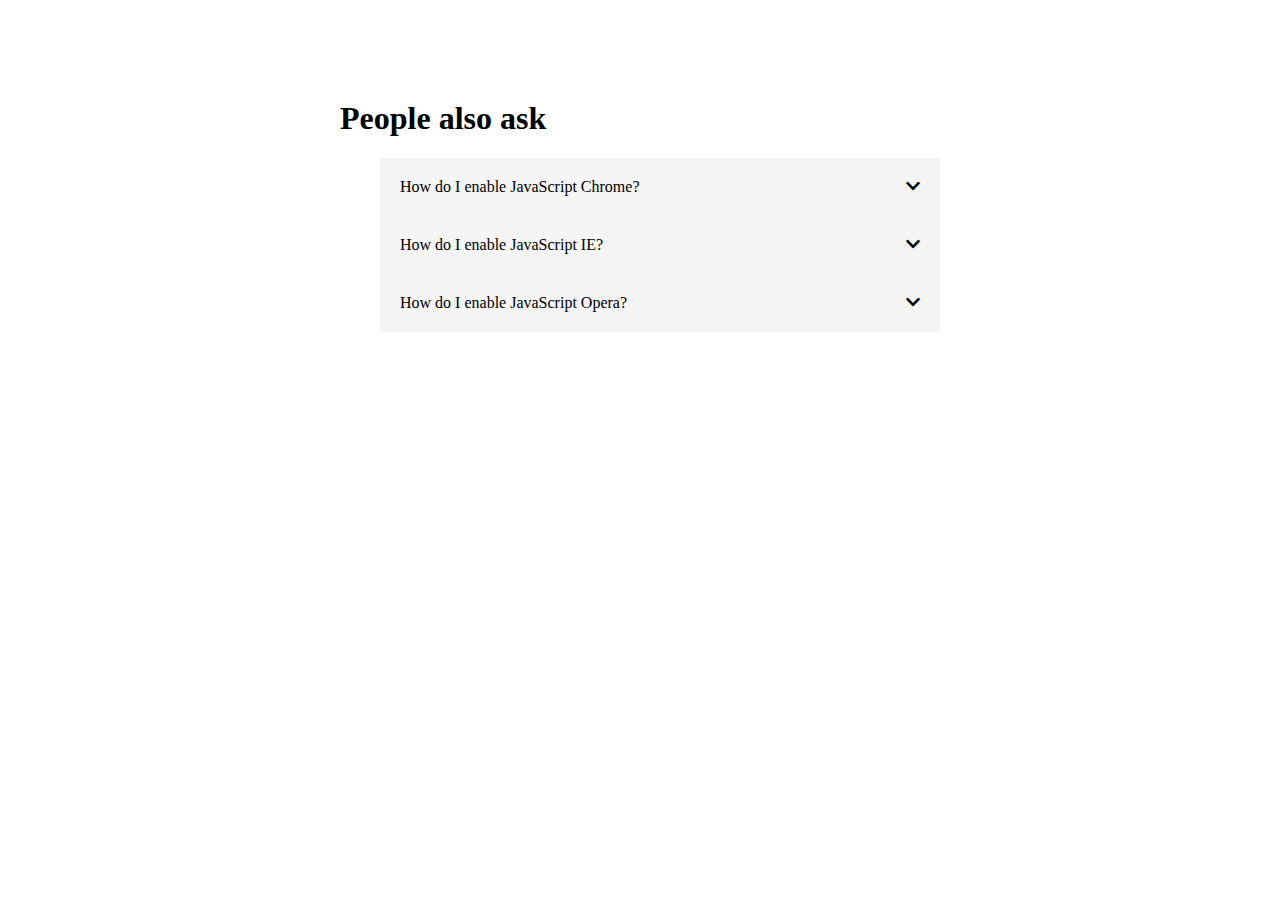
<file: activity1/index.html>
<html>
<head>
		<title>People Also Ask</title>
		<link rel="stylesheet" href="css/all.css">
</head>
<body id="people-also-ask">
<style>
	main {
		width: 600px;
		margin: 100px auto;
	}
	
	.show {
		display: block;
	}
	
	main ul {
		list-style-type: none;
	}

	.question {
		background-color: whitesmoke;
		padding: 20px;
		position: relative;
		cursor: pointer;
		transition: background-color 0.3s linear;
	}
	
	.question::after {
		content: '\f078';
		font-family: 'Font Awesome 5 free';
		font-weight: 900;
		float: right;
	}
	
	.question.is-open::after {
		content: '\f077';
	}
	
	.question:hover, .is-open {
		background-color: #ddd;
	}
	
	.is-open {
		font-weight: 800;
	}
	
	.is-closed {
		opacity: 0.5;
	}
	
	.question i {
		position: absolute;
		right: 10px;
	}
	
	.answer {
		padding: 0 20px;
		border-right: 1px solid whitesmoke;
		border-left: 1px solid whitesmoke;
		max-height: 0;
		overflow: hidden;
		transition: max-height 0.2s ease-in-out;
	}
	
	ol {
		margin-bottom: 15px;
	}
	
</style>
				<main>
				 <h1>People also ask</h1>
				 <ul id="questions">
					 <li>
						 <div class="question">
							How do I enable JavaScript Chrome?
							<!-- <i class="fa fa-chevron-down chevron"></i> -->
						 </div>
						 <div class="answer">
							<p><strong>If you'd like to turn JavaScript
							 off or on for all sites:</strong></p>
							 <ol>
								 <li>Click the Chrome menu in the top right-hand
								 corner of your browser.</li>
								 <li>Select Settings.</li>
								 <li>Click Show advanced settings.</li>
								 <li>Under the "Privacy" section,
								 click the Content settings button.</li>
							 </ol>
						 </div>
					 </li>
					 
					  <li>
						 <div class="question">
							How do I enable JavaScript IE?
							<!-- <i class="fa fa-chevron-down chevron"></i> -->
						 </div>
						 <div class="answer">
							<p><strong>If you'd like to turn JavaScript
							 off or on for all sites:</strong></p>
							 <ol>
								 <li>Click the Chrome menu in the top right-hand
								 corner of your browser.</li>
								 <li>Select Settings.</li>
								 <li>Click Show advanced settings.</li>
								 <li>Under the "Privacy" section,
								 click the Content settings button.</li>
							 </ol>
						 </div>
					 </li>
					 
					  <li>
						 <div class="question">
							How do I enable JavaScript Opera?
							<!-- <i class="fa fa-chevron-down chevron"></i> -->
						 </div>
						 <div class="answer">
							<p><strong>If you'd like to turn JavaScript
							 off or on for all sites:</strong></p>
							 <ol>
								 <li>Click the Chrome menu in the top right-hand
								 corner of your browser.</li>
								 <li>Select Settings.</li>
								 <li>Click Show advanced settings.</li>
								 <li>Under the "Privacy" section,
								 click the Content settings button.</li>
							 </ol>
						 </div>
					 </li>
				 </ul>
				 </main>
				 
<script>
		 
		 var questions = document.getElementsByClassName('question');
		 
		for(var i = 0; i < questions.length; i++){
			questions[i].addEventListener('click', function(){
				this.classList.toggle('is-open');
				var content = this.nextElementSibling;
				
				if(content.style.maxHeight){
				//the accordion is open, and need to closed
					content.style.maxHeight = null;
					this.classList.add('is-closed');
				} else {
				//the accordion is closed, and need to open base on its specific height
					content.style.maxHeight = content.scrollHeight + 'px';
				}
			});
			
		}
		


		
</script>
</body>
</html>
</file>
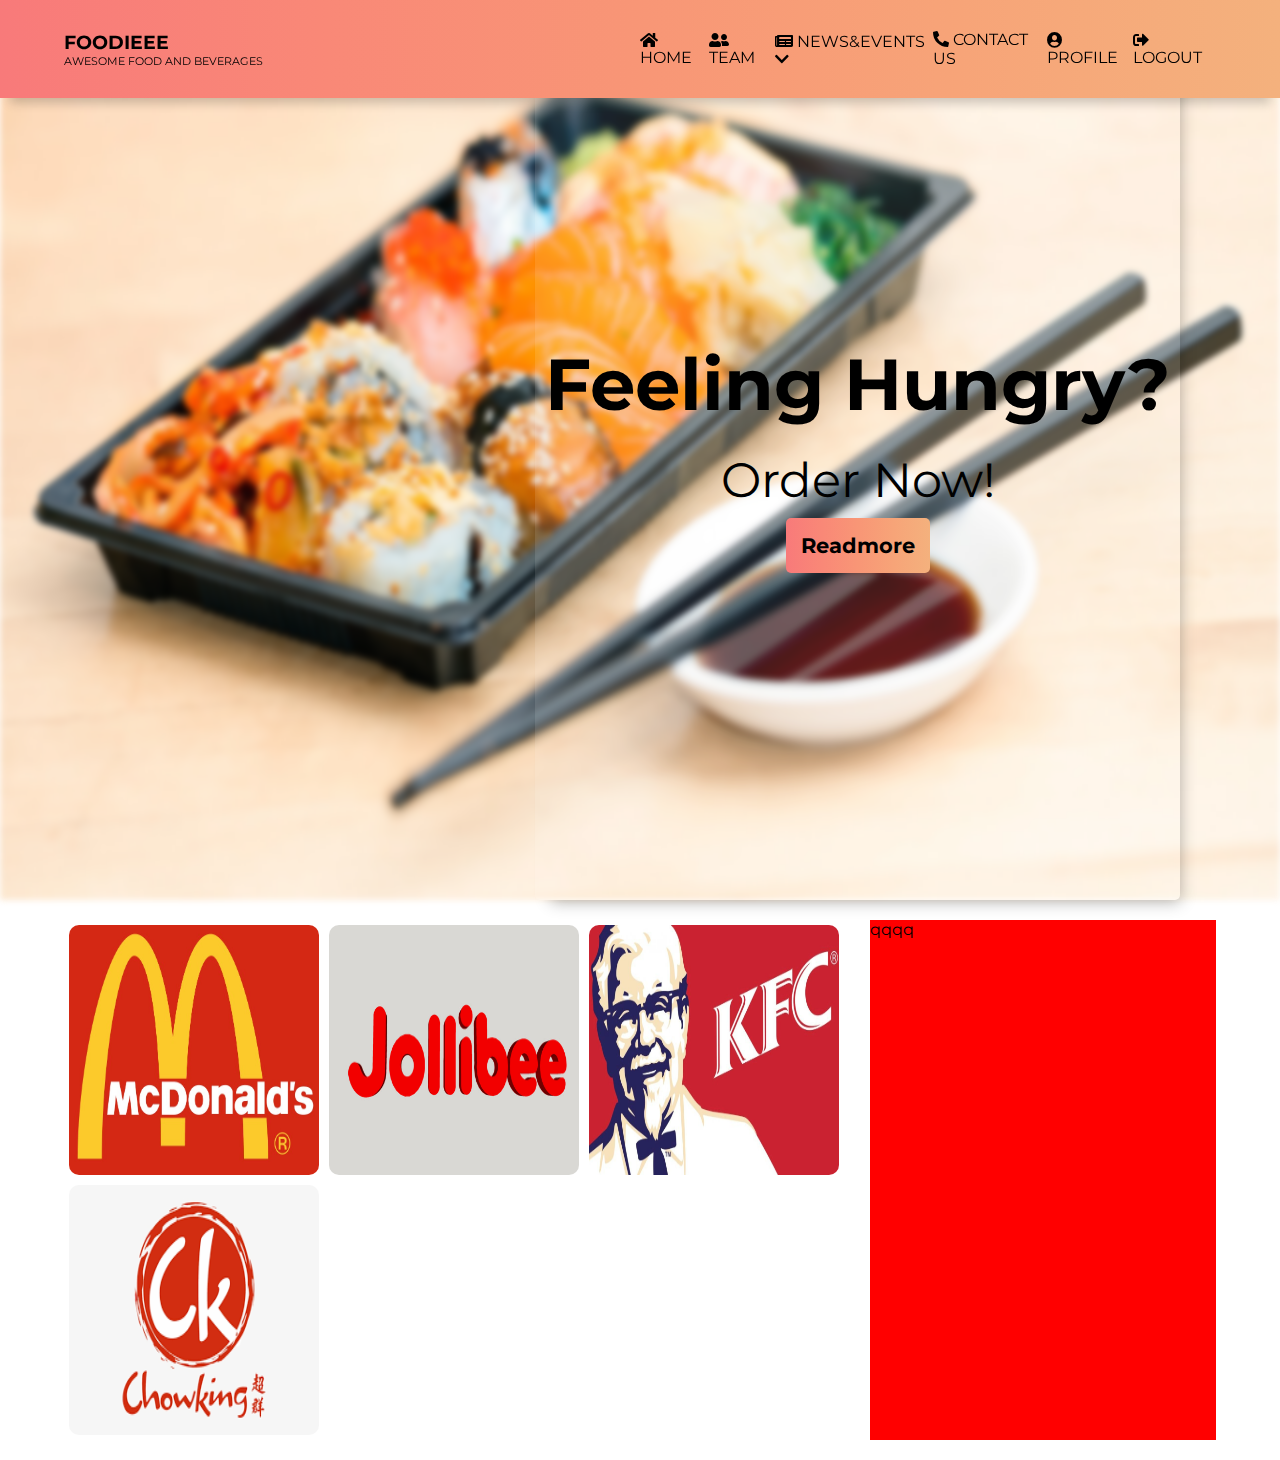
<file: dbasewebpage/index.html>
<html>
<head>
<title>ordering system</title>
	<meta name="viewport" content="width=device-width, initial-scale=1">
	<meta charset="UTF-8">
	<link href="https://fonts.googleapis.com/css2?family=Montserrat:wght@300;400&display=swap" rel="stylesheet">
	<link rel="stylesheet" type="text/css" href="style.css">
	<link rel="stylesheet" href="css/all.css">
</head>
<body>



	<header>
		<!-- hamburger menu / responsiveness -->
		<label class="menu" for="toggle">&#9776;</label>
		<input type="checkbox" id="toggle" />
		<!-- end  -->
		
		<div class="main-header-container">
			<div class="main-header-logo">
				<!-- <div><i class="fas fa-cheese"></i></div> -->
				<div><h3>Foodieee</h3><span style="font-size: 0.7rem;">awesome food and beverages</span></div>
			</div>
			
			<div class="main-header-nav">
				<div><i class="fas fa-home"></i> home</div>
				<div><i class="fas fa-user-friends"></i> team</div>
				<div><i class="fas fa-newspaper"></i> news&events <i class="fas fa-chevron-down"></i>
					<ul class="nav-drop-down">
						<li>news</li>
						<li>news</li>
						<li>news</li>
					</ul>
				</div>
				<div id="open"><i class="fas fa-phone-alt"></i> contact us</div>
				<div><i class="fas fa-user-circle"></i> profile</div>
				<div><i class="fas fa-sign-out-alt"></i> logout</div>
			</div>
		</div>
	</header>

	<div id="contacts_modal_container" class="contacts-modal-container">
		<div class="contacts-modal">
			Lorem ipsum dolor sit amet, consectetur adipiscing elit, 
			sed do eiusmod tempor incididunt ut labore et dolore magna aliqua.
			Ut enim ad minim veniam, quis nostrud exercitation ullamco laboris 
			nisi ut aliquip ex ea commodo consequat
			<button id="close">&times;</button>
		</div>
	</div>

	<section class="row__one">
		<div class="main-background-container">
			<img id="img" src="images/background.jpg">
		</div>
		
		<div class="background-text">
			<div><h2>Feeling Hungry?</h2></div>
			<div><p>Order Now!</p></div>
			<div class="readmore-button"><button>readmore</button></div>
		</div>
	</section>
	
	<section class="row__two">
		<div class="left_side restaurants">
			<img class="restaurants_logo" src="images/mcdologo.jpg">
			<img id="open__jollibee" class="restaurants_logo" src="images/jollibeelogo.jpg">
			<img class="restaurants_logo" src="images/kfclogo.jpg">
			<img class="restaurants_logo" src="images/chowkinglogo.png">
		</div>
		
		<div class="right_side orders-record">
		qqqq
		</div>
	</section>
	
	<!-- MODAL ORDERS -->
	
	<div id="menu__modal-container" class="menu__modal-container">
		<div class="menu__modal">
				<h3>
					we deliver your <span class="yellow">langhap sarap</span> favorites <span class="yellow">fast</span> and <span class="yellow">complete</span>
					or get <span>P200 worth of jollibee gift certificates</span>
				</h3>
				<h3><span class="yellow">chicken meals</span></h3>
			<div class="menu-row_one">
				
					<div>
						<p>P91.30</p>
						<img src="images/menu1.jpg">
						<p>1-pc chickenjoy (original&spicy) w/rice & reg. softdrink</p>
						<div>
							<input type="number" value="1">
							<button>order</button>
						</div>
					</div>
					<div>
						<p>P91.30</p>
						<img src="images/menu2.jpg">
						<p>1-pc chickenjoy (original&spicy) w/rice & reg. softdrink</p>
						<div>
							<input type="number" value="1">
							<button>order</button>
						</div>
					</div>
					<div>
						<p>P91.30</p>
						<img src="images/menu3.jpg">
						<p>1-pc chickenjoy (original&spicy) w/rice & reg. softdrink</p>
						<div>
							<input type="number" value="1">
							<button>order</button>
						</div>
					</div>
					<div>
						<p>P91.30</p>
						<img src="images/menu4.jpg">
						<p>1-pc chickenjoy (original&spicy) w/rice & reg. softdrink</p>
						<div>
							<input type="number" value="1">
							<button>order</button>
						</div>
					</div>
					<div>
						<p>P91.30</p>
						<img src="images/menu5.jpg">
						<p>1-pc chickenjoy (original&spicy) w/rice & reg. softdrink</p>
						<div>
							<input type="number" value="1">
							<button>order</button>
						</div>
					</div>
			</div>
			
			<div class="menu-row_two">
				<div class="menu-column_one">
					<div class="column_one__one">
						<img src="images/menu1.jpg">
						<img src="images/menu1.jpg">
						<img src="images/menu1.jpg">
						<img src="images/menu1.jpg">
						<img src="images/menu1.jpg">
						<img src="images/menu1.jpg">
					</div>
					
					<div class="column_one__two">
						<img src="images/menu1.jpg">
						<img src="images/menu1.jpg">
						<img src="images/menu1.jpg">
						<img src="images/menu1.jpg">
						<img src="images/menu1.jpg">
						<img src="images/menu1.jpg">
					</div>
				</div>
				
				<div class="menu-column_two">
						<img src="images/menu5.jpg">
						<img src="images/menu5.jpg">
						<img src="images/menu5.jpg">
						<img src="images/menu5.jpg">
						<img src="images/menu5.jpg">
						<img src="images/menu5.jpg">
				</div>
			</div>
			<button id="menu__close">&times;</button>
		</div>
	</div>
	
	<!-- END OF MODAL  -->

<script src="script.js"></script>
</body>
</html>
</file>
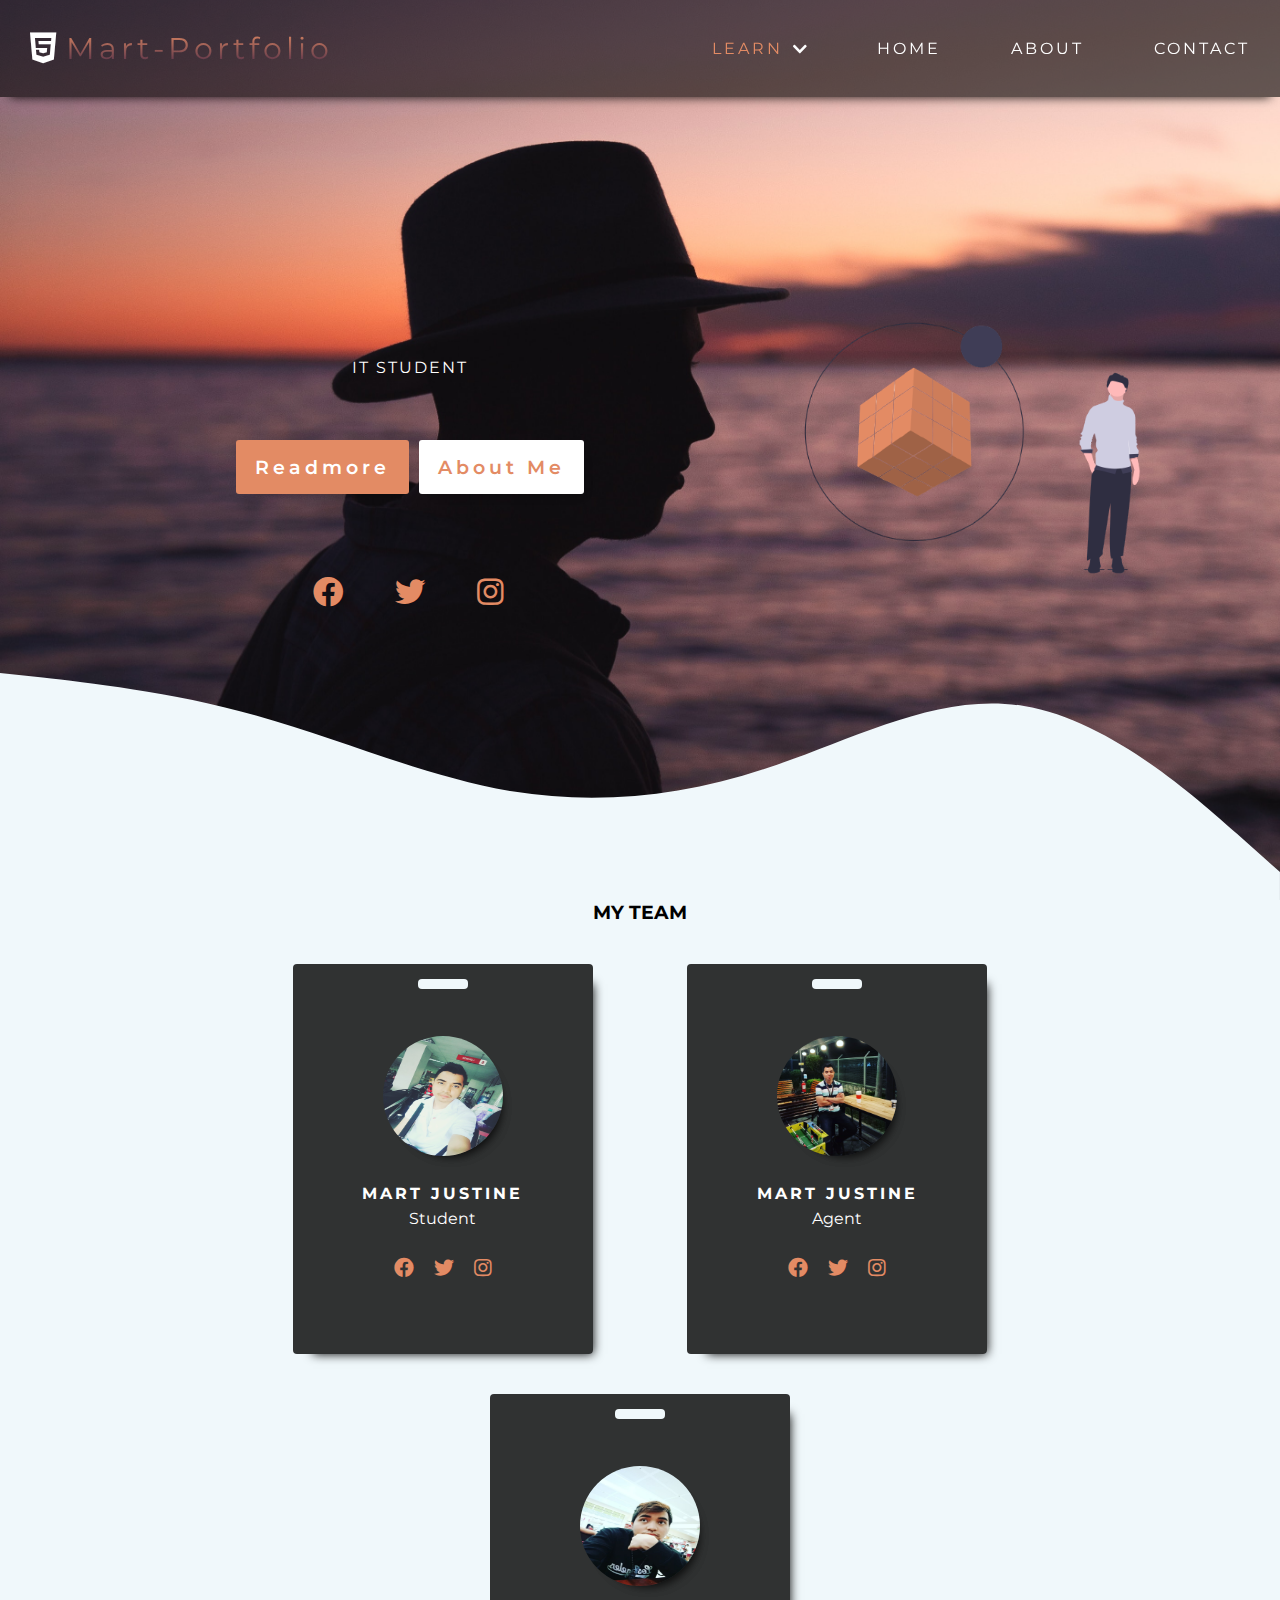
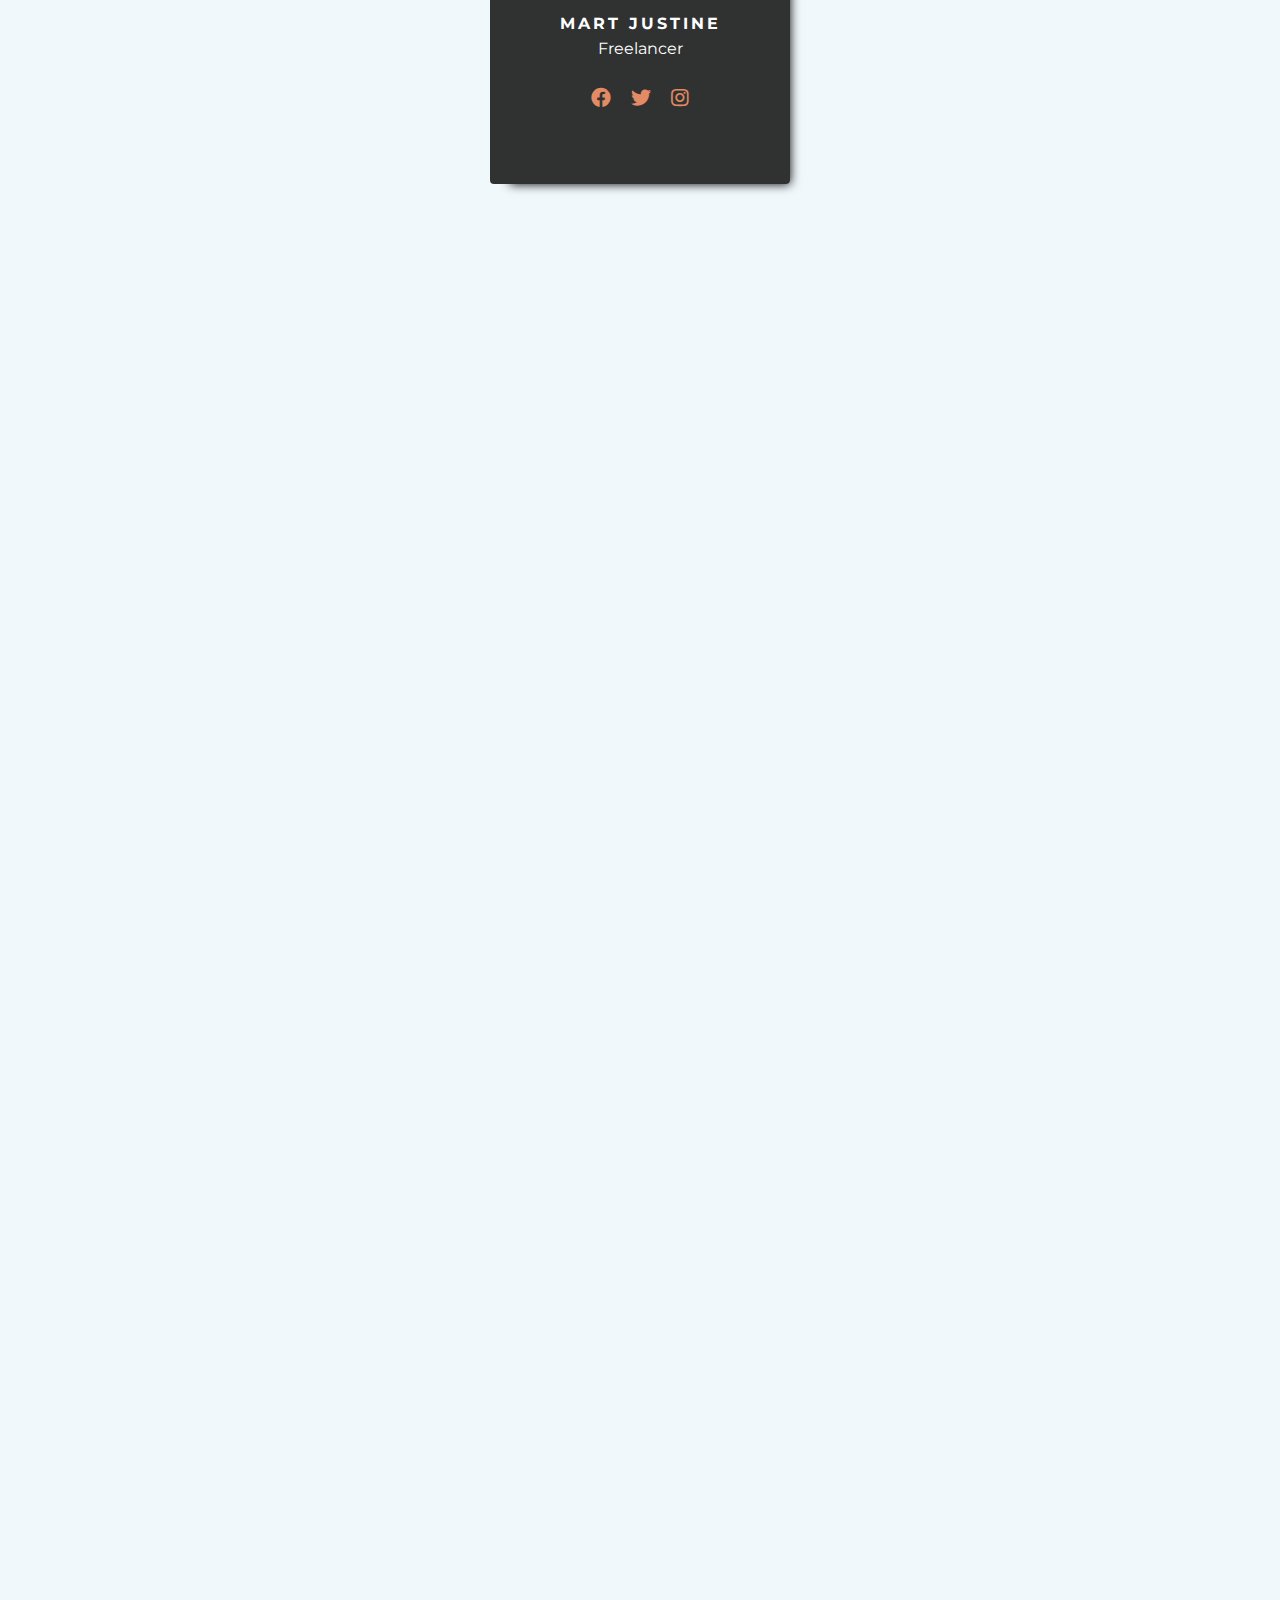
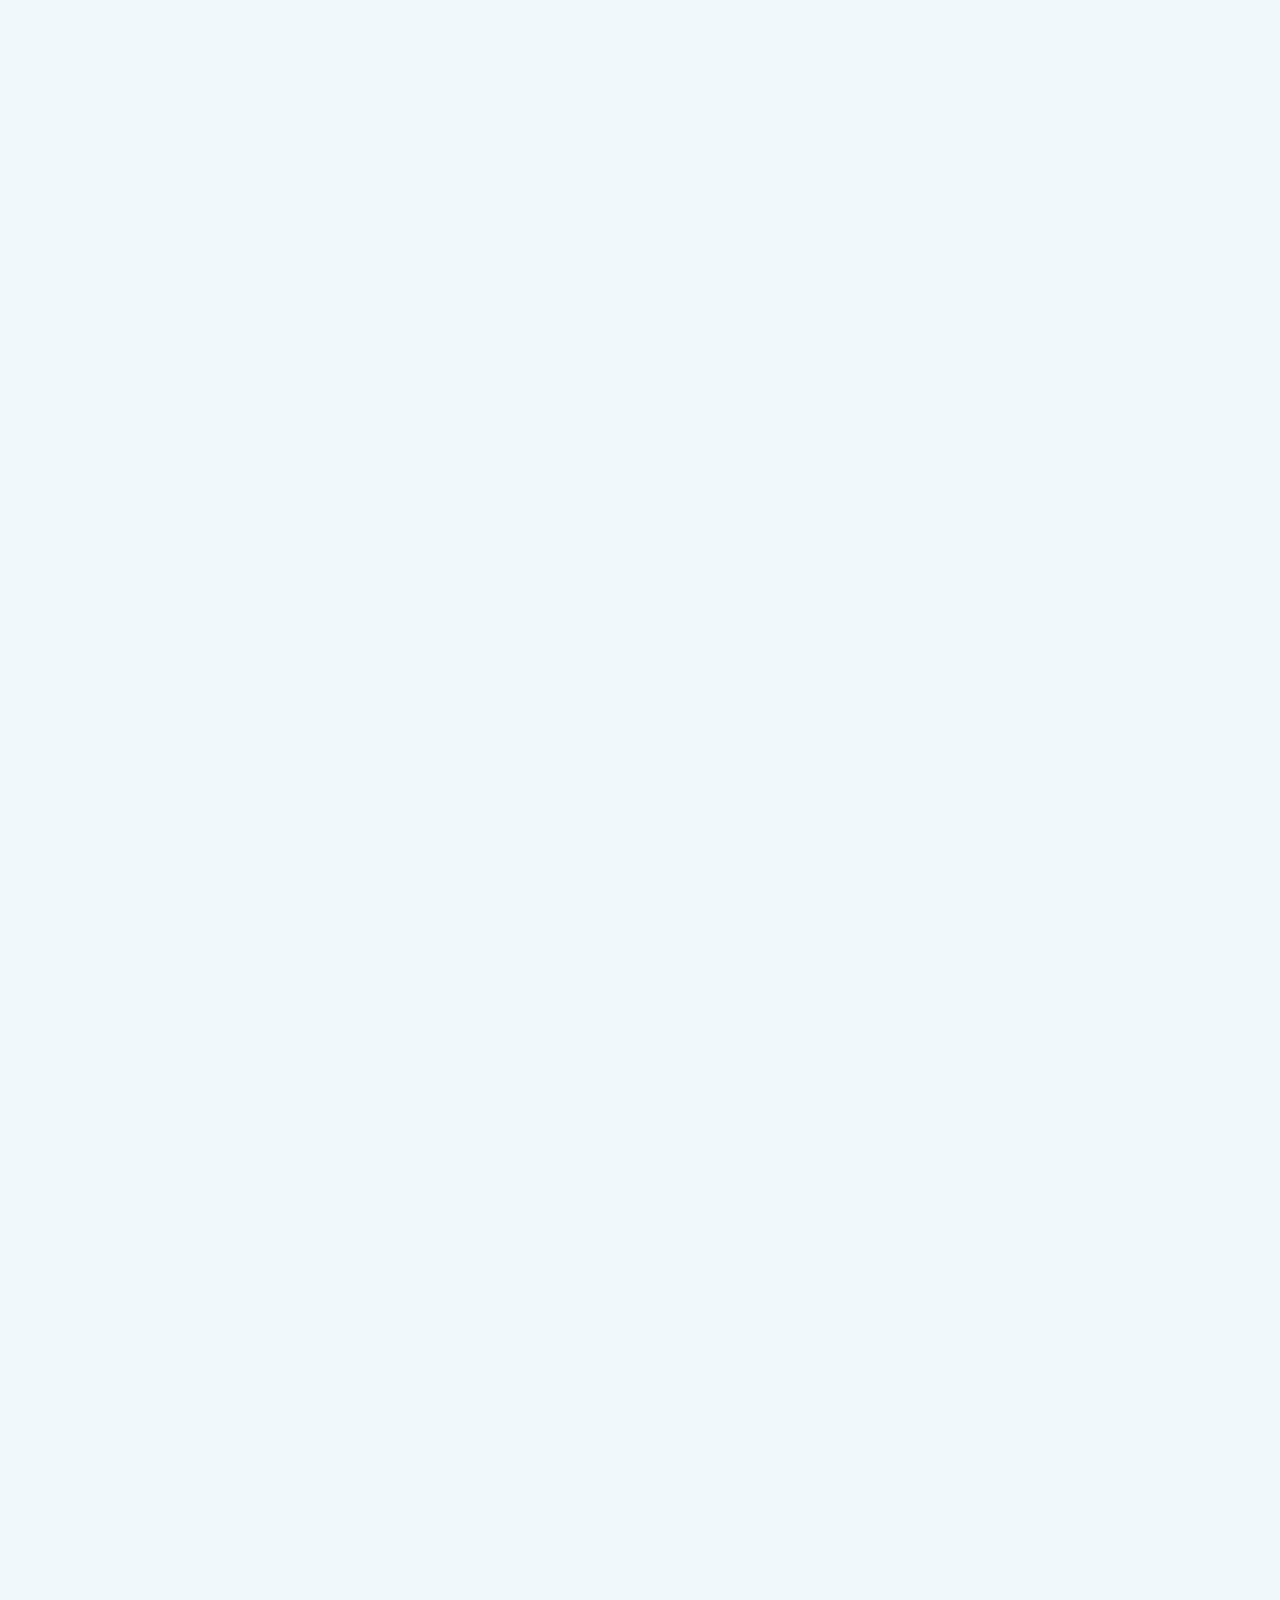
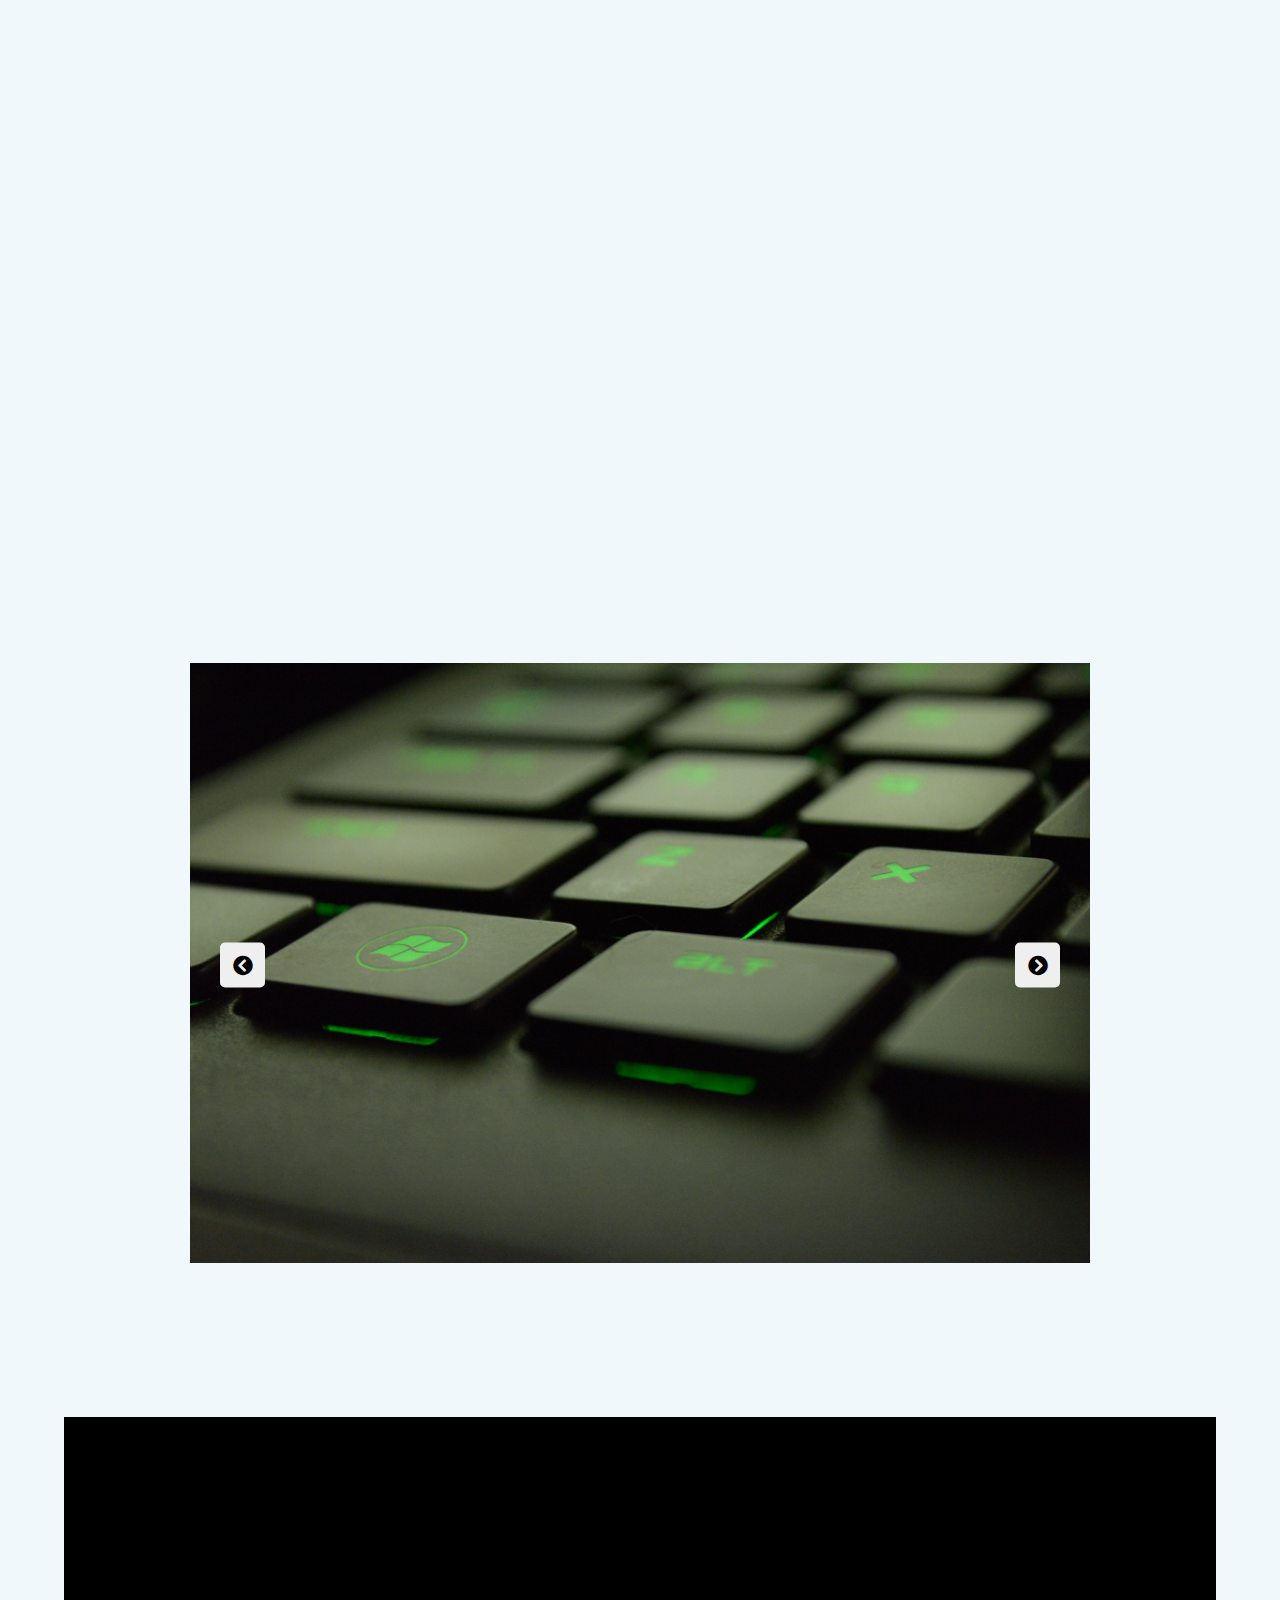
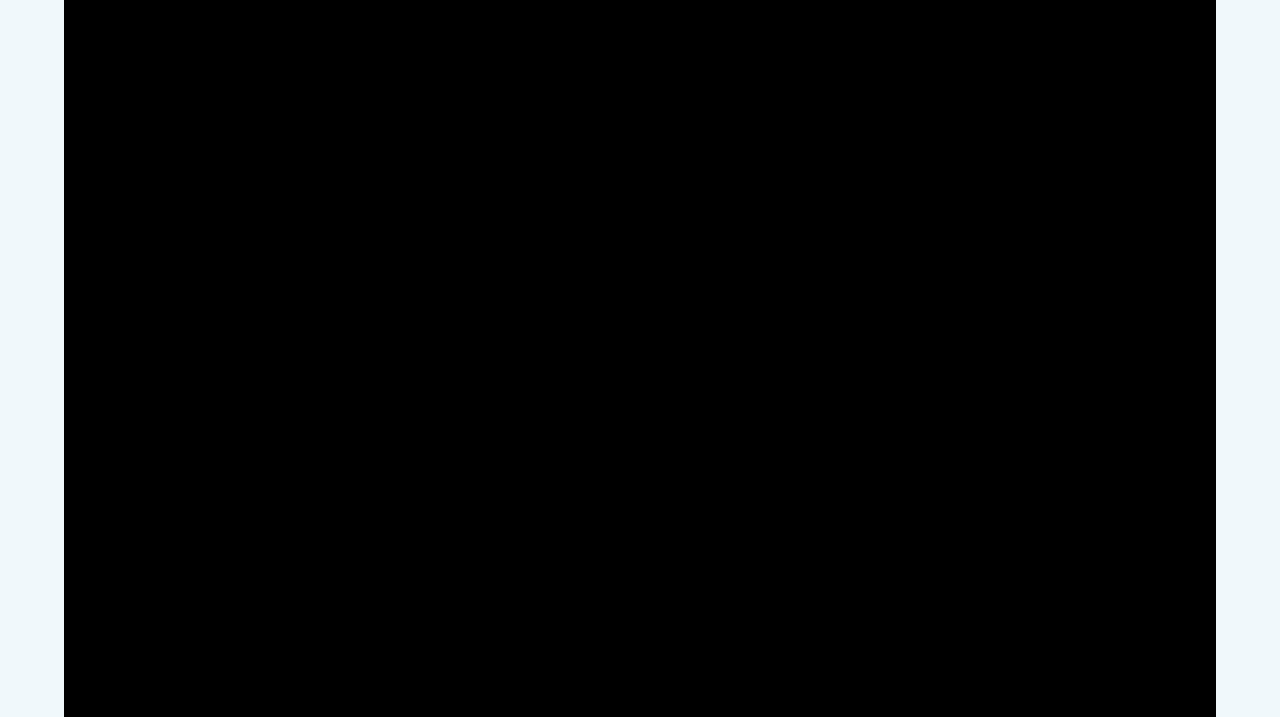
<file: portfolio/index.html>
<!DOCTYPE html>
<html>
<head>
	<title>My Portfolio</title>
	<meta name="viewport" content="width=device-width, initial-scale=1">
	<meta charset="UTF-8">
	<link href="https://fonts.googleapis.com/css2?family=Montserrat:wght@300;400&display=swap" rel="stylesheet">
	<link rel="shortcut icon" type="image/png" href="img/favicon.png">
	<link rel="stylesheet" type="text/css" href="main.css">
	<link rel="stylesheet" href="css/all.css">
	<link rel="stylesheet" href="https://unpkg.com/aos@next/dist/aos.css" />
</head>
<body>

	<div class="mybg" id="top"></div>
	
	
		<div class="header pos2">
			
				<label class="menu" for="toggle">&#9776;</label>
				<input type="checkbox" id="toggle" />
			
			<div class="logo">
				<div><i class="fab fa-html5"></i></div>
				<div class="title">Mart-Portfolio</div>
			</div>
			
			<div class="nav-container">
				<div class="nav-items item1-nav">
					<div class="pf-dd"><a class="pf" href="#">learn</a><i class="fas fa-chevron-down"></i></div>
					<div class="dropdown-content">
						<ul>
							<li>list1</li>
							<li>list2</li>
							<li>list3</li>
						</ul>
					</div>
				</div>
				<div class="nav-items item2-nav">
					<a href="#">home</a>
				</div>
				<div class="nav-items item3-nav">
					<a href="#skills">about</a>
				</div>
				<div class="nav-items item4-nav">
					<a href="#myteam">contact</a>
				</div>
			</div>
	
	
		</div>
	
	
	<div class="main_header">
		<div class="header pos1">
			
			<h2>&nbsp<span id="hi"></span><span class="name" id="name"></span></h2>
			<p id="course">it student</p>
			<div>
				<button type="button" class="btn-readmore" id="btn_open">readmore</button>
				<button type="button" class="btn-readmore-aboutme" id="btn_open_two">about me</button>
			</div>
			
			<div class="social-media-container">
				<i class="fab fa-facebook"></i>
				<i class="fab fa-twitter"></i>
				<i class="fab fa-instagram"></i>
			</div>
			
		</div>
	
		<div class="main-content">
			
					<!-- Lorem ipsum dolor sit amet, consectetur adipiscing elit. -->
					<!-- Aenean egestas ante ut sagittis faucibus.  -->
					<!-- Integer blandit hendrerit arcu luctus rutrum.  -->
					<!-- Ut vestibulum tristique tempus. Vestibulum accumsan -->
					<!-- ut nulla sit amet malesuada. Phasellus in libero quis  -->
					<!-- erat molestie mollis. Vivamus lacus nulla, tincidunt nec eleifend volutpat,  -->
					<!-- egestas auctor odio. Donec eu velit consequat, dapibus nisi mollis, pharetra nunc.  -->
					<!-- Quisque a arcu lorem. Nulla hendrerit nisi sit amet tellus pellentesque, non pulvinar  -->
					<!-- lorem elementum. Donec nibh augue, dignissim quis cursus id, -->
					<!-- blandit ac augue. Mauris id elit ac ex mollis aliquet. -->
					<div class="content-container">
						<img class="main-content-img img1" src="main-content-5.png">
					</div>
			
		</div>
			
	</div>
	
	<div class="main-svg">
		<svg preserveAspectRatio="none" xmlns="http://www.w3.org/2000/svg" viewBox="0 0 1440 319"><path fill="#F0F8FB" fill-opacity="1" d="M0,64L48,69.3C96,75,192,85,288,112C384,139,480,181,576,197.3C672,213,768,203,864,170.7C960,139,1056,85,1152,101.3C1248,117,1344,203,1392,245.3L1440,288L1440,320L1392,320C1344,320,1248,320,1152,320C1056,320,960,320,864,320C768,320,672,320,576,320C480,320,384,320,288,320C192,320,96,320,48,320L0,320Z"></path></svg>
	</div>
	
	<div class="modal-container" id="modal_container">
		<div class="modal">
			<span class="span-left"></span>
			<div class="profpic">
				<img src="img/3.jpg">
			</div>
			<h4>Mart justine bermejo</h4>
			<h5>Creator and Designer</h5>
			<div class="modal-socialmedia-container">
				<i class="fab fa-facebook"></i>
				<i class="fab fa-twitter"></i>
				<i class="fab fa-instagram"></i>
			</div>
			<hr>
			<p>
					
					<!-- Lorem ipsum dolor sit amet, consectetur adipiscing elit. -->
					<!-- Aenean egestas ante ut sagittis faucibus.  -->
					<!-- Integer blandit hendrerit arcu luctus rutrum.  -->
					<!-- Ut vestibulum tristique tempus. Vestibulum accumsan -->
					<!-- ut nulla sit amet malesuada. Phasellus in libero quis  -->
					<!-- erat molestie mollis. Vivamus lacus nulla, tincidunt nec eleifend volutpat,  -->
					<!-- egestas auctor odio. Donec eu velit consequat, dapibus nisi mollis, pharetra nunc.  -->
					<!-- Quisque a arcu lorem. Nulla hendrerit nisi sit amet tellus pellentesque, non pulvinar  -->
					<!-- lorem elementum. Donec nibh augue, dignissim quis cursus id, -->
					<!-- blandit ac augue. Mauris id elit ac ex mollis aliquet. -->
					This Webpage is for educational purposes only,
					Made and Designed by MartJustineBermejo if you have questions please
					feel free to message me <b>+9676732607</b> or email me at <b>martjustinebermejo@gmail.com</b>
			</p>
			<button class="span" id="btn_close">&times;</button>
		</div>
	</div>
	
	<div class="modal-container-two" id="modal_container_two">
		<div class="modal">
			<p>
					I'm still thinking what to put in here :)
			</p>
			<button class="span" id="btn_close_two">&times;</button>
		</div>
	</div>
	
	
	
	<section class="row2">
	
			<div class="svg-bg">
				<!-- <svg xmlns="http://www.w3.org/2000/svg" viewBox="0 0 1440 320"><path fill="#F0F8FB" fill-opacity="1" d="M0,192L26.7,181.3C53.3,171,107,149,160,144C213.3,139,267,149,320,144C373.3,139,427,117,480,133.3C533.3,149,587,203,640,213.3C693.3,224,747,192,800,165.3C853.3,139,907,117,960,90.7C1013.3,64,1067,32,1120,58.7C1173.3,85,1227,171,1280,208C1333.3,245,1387,235,1413,229.3L1440,224L1440,0L1413.3,0C1386.7,0,1333,0,1280,0C1226.7,0,1173,0,1120,0C1066.7,0,1013,0,960,0C906.7,0,853,0,800,0C746.7,0,693,0,640,0C586.7,0,533,0,480,0C426.7,0,373,0,320,0C266.7,0,213,0,160,0C106.7,0,53,0,27,0L0,0Z"></path></svg> -->
				<!-- <svg xmlns="http://www.w3.org/2000/svg" viewBox="0 0 1440 320"><path fill="#F0F8FB" fill-opacity="1" d="M0,224L48,213.3C96,203,192,181,288,165.3C384,149,480,139,576,122.7C672,107,768,85,864,85.3C960,85,1056,107,1152,101.3C1248,96,1344,64,1392,48L1440,32L1440,0L1392,0C1344,0,1248,0,1152,0C1056,0,960,0,864,0C768,0,672,0,576,0C480,0,384,0,288,0C192,0,96,0,48,0L0,0Z"></path></svg> -->
			</div>
			
		<!-- <div class="circle"></div> -->
		
		<div class="main-section-container">
		
		
				<div class="title-container">
					<h2>my team</h2>
				</div>
		
		
				<div class="main-card-container">
					<div class="main-section item1">
						<div class="card-container">
							<div class="id"></div>
							<div class="card">
								
										<!-- <div class="overlay-top"> <!-- overlaytop -->
												<!-- <div class="overlay-media"><i class="fab fa-facebook"></i></div> -->
												<!-- <div class="overlay-media"><i class="fab fa-twitter"></i></div> -->
												<!-- <div class="overlay-media"><i class="fab fa-instagram"></i></div> -->
										<!-- </div> -->
								<div class="card-item front">
									<img class="img" src="img/team1.jpg">
								</div>
								<div><h2>mart justine</h2></div>
								<div>student</div>
									<div class="team-social-media">
										<div class="overlay-media"><i class="fab fa-facebook"></i></div>
										<div class="overlay-media"><i class="fab fa-twitter"></i></div>
										<div class="overlay-media"><i class="fab fa-instagram"></i></div>
									</div>
								<!-- <div class="card-item back"> -->
										<!-- Lorem ipsum dolor sit amet, consectetur adipiscing elit. -->
									<!-- Aenean egestas ante ut sagittis faucibus.  -->
									<!-- Integer blandit hendrerit arcu luctus rutrum.  -->
									<!-- Ut vestibulum tristique tempus. Vestibulum accumsan -->
									<!-- ut nulla sit amet malesuada. Phasellus in libero quis  -->
								<!-- </div> -->
								<!-- <div class="overlay" id="overlay"><span>mart</span></div> -->
							</div>
							<!-- <div class="likeNdislike"> -->
								<!-- <div><button class="like-btn" id="like-button"><i class="far fa-thumbs-up"></i><span>like me</span></button> -->
								<!-- <span id="result-like"></span></div> -->
								<!-- <div><button class="like-btn" id="dislike-button"><i class="far fa-thumbs-down"></i><span>dislike</span></button> -->
								<!-- <span id="result-dislike"></span></div> -->
							<!-- </div> -->
						</div>
					</div>
						
					<div class="main-section item2">
						<div class="card-container">
							<div class="id"></div>
							<div class="card">
										<!-- <div class="overlay-top"> <!-- overlaytop -->
												<!-- <div class="overlay-media"><i class="fab fa-facebook"></i></div> -->
												<!-- <div class="overlay-media"><i class="fab fa-twitter"></i></div> -->
												<!-- <div class="overlay-media"><i class="fab fa-instagram"></i></div> -->
										<!-- </div> -->
								<div class="card-item front">
									<img class="img" src="img/team2.jpg">
								</div>
								<div><h2>mart justine</h2></div>
								<div>agent</div>
									<div class="team-social-media">
										<div class="overlay-media"><i class="fab fa-facebook"></i></div>
										<div class="overlay-media"><i class="fab fa-twitter"></i></div>
										<div class="overlay-media"><i class="fab fa-instagram"></i></div>
									</div>
								<!-- <div class="card-item back"> -->
										<!-- Lorem ipsum dolor sit amet, consectetur adipiscing elit. -->
									<!-- Aenean egestas ante ut sagittis faucibus.  -->
									<!-- Integer blandit hendrerit arcu luctus rutrum.  -->
									<!-- Ut vestibulum tristique tempus. Vestibulum accumsan -->
									<!-- ut nulla sit amet malesuada. Phasellus in libero quis  -->
								<!-- </div> -->
								<!-- <div class="overlay"><span>jus</span></div> -->
							</div>
							<!-- <div class="likeNdislike"> -->
								<!-- <div><button class="like-btn" id="like-button-two"><i class="far fa-thumbs-up"></i><span>like</span></button> -->
								<!-- <span id="result-two"></span></div> -->
								<!-- <div><button class="like-btn" id="dislike-button-two"><i class="far fa-thumbs-down"></i><span>dislike</span></button> -->
								<!-- <span id="result-two"></span></div> -->
							<!-- </div> -->
						</div>
					</div>
					
					<div class="main-section item3">
						<div class="card-container">
							<div class="id"></div>
							<div class="card">
										<!-- <div class="overlay-top"> <!-- overlaytop -->
												<!-- <div class="overlay-media"><i class="fab fa-facebook"></i></div> -->
												<!-- <div class="overlay-media"><i class="fab fa-twitter"></i></div> -->
												<!-- <div class="overlay-media"><i class="fab fa-instagram"></i></div> -->
										<!-- </div> -->
								<div class="card-item front">
									<img class="img" src="img/team3.jpg">
								</div>
								<div><h2>mart justine</h2></div>
								<div>freelancer</div>
								<div class="team-social-media">
										<div class="overlay-media"><i class="fab fa-facebook"></i></div>
										<div class="overlay-media"><i class="fab fa-twitter"></i></div>
										<div class="overlay-media"><i class="fab fa-instagram"></i></div>
								</div>
								<!-- <div class="card-item back"> -->
										<!-- Lorem ipsum dolor sit amet, consectetur adipiscing elit. -->
									<!-- Aenean egestas ante ut sagittis faucibus.  -->
									<!-- Integer blandit hendrerit arcu luctus rutrum.  -->
									<!-- Ut vestibulum tristique tempus. Vestibulum accumsan -->
									<!-- ut nulla sit amet malesuada. Phasellus in libero quis  -->
								<!-- </div> -->
								<!-- <div class="overlay"><span>tine</span></div> -->
							</div>
							<!-- <div class="likeNdislike"> -->
								<!-- <div><button class="like-btn" id="like-button-three"><i class="far fa-thumbs-up"></i><span>like</span></button> -->
								<!-- <span id="result"></span></div> -->
								<!-- <div><button class="like-btn" id="dislike-button-three"><i class="far fa-thumbs-down"></i><span>dislike</span></button> -->
								<!-- <span id="result"></span></div> -->
							<!-- </div> -->
						</div>
					</div>
				</div>
					
		</div>
		
		<div class="svg-bg">
			<!-- <svg xmlns="http://www.w3.org/2000/svg" viewBox="0 0 1440 320"><path fill="#F0F8FB" fill-opacity="1" d="M0,256L24,256C48,256,96,256,144,256C192,256,240,256,288,224C336,192,384,128,432,133.3C480,139,528,213,576,229.3C624,245,672,203,720,186.7C768,171,816,181,864,202.7C912,224,960,256,1008,229.3C1056,203,1104,117,1152,101.3C1200,85,1248,139,1296,181.3C1344,224,1392,256,1416,272L1440,288L1440,320L1416,320C1392,320,1344,320,1296,320C1248,320,1200,320,1152,320C1104,320,1056,320,1008,320C960,320,912,320,864,320C816,320,768,320,720,320C672,320,624,320,576,320C528,320,480,320,432,320C384,320,336,320,288,320C240,320,192,320,144,320C96,320,48,320,24,320L0,320Z"></path></svg> -->
			<!-- <svg xmlns="http://www.w3.org/2000/svg" viewBox="0 0 1440 320"><path fill="#F0F8FB" fill-opacity="1" d="M0,64L48,69.3C96,75,192,85,288,112C384,139,480,181,576,197.3C672,213,768,203,864,170.7C960,139,1056,85,1152,101.3C1248,117,1344,203,1392,245.3L1440,288L1440,320L1392,320C1344,320,1248,320,1152,320C1056,320,960,320,864,320C768,320,672,320,576,320C480,320,384,320,288,320C192,320,96,320,48,320L0,320Z"></path></svg> -->
		</div>
	</section>

	
	<section class="row3" data-aos="fade-up">
	
			
	
	
		<div class="main-section-container-two">
	
	
			<div class="title-container">
					<h2>slide show</h2>
				</div>
	
			<div class="slideshow-container">
				<img id="img" src="slideshow/sw1.jpg">
			</div>
	
		</div>
	
	</section>
	
	
	
	<section class="row4" id="skills">
	
			<div class="main-section-container-three" data-aos="fade-up">
				
				<div class="title-container">
					<h2>skills</h2>
				</div>
				
					<div class="skill-card-container">
				
							<div class="skill-card card1">
								<div class="skill-image">
									<img src="slideshow/sw4.jpg">
								</div>
							
								<div class="skill-title">
									<h3>html 5</h3>
									<i class="fab fa-html5"></i><br>
									<span>basic webpage concept</span>
								</div>
								
								<div class="skill-hr"><hr></div>
								
								<div class="skill-title">
									<p>Lorem ipsum dolor sit amet, consectetur adipiscing elit. Suspendisse a porta sem. 
									Quisque eu tellus diam.</p>
								</div>
								
							</div>
							
							<div class="skill-card card2">
								<div class="skill-image">
									<img src="img/css3.jpg">
								</div>
								
								<div class="skill-title">
									<h3>css 3</h3>
									<i class="fab fa-css3"></i><br>
									<span>responsiveness and designing</span>
								</div>
								
								<div class="skill-hr"><hr></div>
								
								<div class="skill-title">
									<p>Lorem ipsum dolor sit amet, consectetur adipiscing elit. Suspendisse a porta sem. 
									Quisque eu tellus diam.</p>
								</div>
								
							</div>
							
							<div class="skill-card card3">
								<div class="skill-image">
									<img src="img/js.jpg">
								</div>
								
								<div class="skill-title">
									<h3>javascript</h3>
									<i class="fab fa-js"></i><br>
									<span>Still practicing this language</span>
								</div>
								
								<div class="skill-hr"><hr></div>
								
								<div class="skill-title">
									<p>Lorem ipsum dolor sit amet, consectetur adipiscing elit. Suspendisse a porta sem. 
									Quisque eu tellus diam.</p>
								</div>
								
							</div>
					
					</div>
			</div>
	</section>
	
	
	
	<section class="row5">
	
		
		<div class="main-section-container-four" data-aos="fade-up">
		
			<div class="title-container">
					<h2>educational background</h2>
			</div>
		
			<div class="educational-background-container">
				
					<!-- <div class="educational-bg-row1"> -->
						<div class="educational-bg-col text">
							<p>Lorem ipsum dolor sit amet, consectetur adipiscing elit. Suspendisse a porta sem. 
							Quisque eu tellus diam. Pellentesque habitant morbi tristique 
							senectus et netus et malesuada fames ac turpis egestas</p>
						</div>
						<div class="educational-bg-col col2">
							<img src="img/fatima.jpg">
						</div>
					<!-- </div> -->
					
					<!-- <div class="educational-bg-row2"> -->
						<div class="educational-bg-col col1">
							<img src="img/mcc.jpg">
						</div>
						<div class="educational-bg-col text">
							<p>Lorem ipsum dolor sit amet, consectetur adipiscing elit. Suspendisse a porta sem. 
							Quisque eu tellus diam. Pellentesque habitant morbi tristique 
							senectus et netus et malesuada fames ac turpis egestas</p>
							
							
						</div>	
						
					<!-- </div> -->
					
			</div>
			
		</div>
	
	</section>
	
	
	<section class="row6">
	
		
		<div class="main-section-container-five" data-aos="fade-up">
		
			<div class="title-container">
					<h2>keep in touch</h2>
			</div>
			
			<div class="intouch-container">
					<div class="intouch-col intouch-text">
						
						<img src="intouch-text.png">
					
					</div>
						
		
					<div class="intouch-col intouch-form">
						<!-- <div class="svg-intouch"> -->
						<!-- <svg xmlns="http://www.w3.org/2000/svg" viewBox="0 0 1440 320"><path fill="#FFF" fill-opacity="1" d="M0,128L21.8,133.3C43.6,139,87,149,131,165.3C174.5,181,218,203,262,208C305.5,213,349,203,393,208C436.4,213,480,235,524,234.7C567.3,235,611,213,655,208C698.2,203,742,213,785,208C829.1,203,873,181,916,154.7C960,128,1004,96,1047,106.7C1090.9,117,1135,171,1178,197.3C1221.8,224,1265,224,1309,234.7C1352.7,245,1396,267,1418,277.3L1440,288L1440,320L1418.2,320C1396.4,320,1353,320,1309,320C1265.5,320,1222,320,1178,320C1134.5,320,1091,320,1047,320C1003.6,320,960,320,916,320C872.7,320,829,320,785,320C741.8,320,698,320,655,320C610.9,320,567,320,524,320C480,320,436,320,393,320C349.1,320,305,320,262,320C218.2,320,175,320,131,320C87.3,320,44,320,22,320L0,320Z"></path></svg> -->
						<!-- </div> -->
						<form>
							
							<h3>Let's keep in touch!</h3>
							<div class="input-form">
									
									<input type="text" name="email" placeholder="email address" autocomplete="off">
									<div class="input-icon"><i class="fas fa-envelope"></i></div>
									
							</div>
							<button>SUBSCRIBE<i class="fas fa-thumbs-up"></i></button>
							<div><hr></div>
							<div>
								<i class="fab fa-facebook"></i>
								<i class="fab fa-twitter"></i>
								<i class="fab fa-instagram"></i>
							</div>
						</form>
						<div class="qq">no, thanks.</div>
					</div>
			</div>
		
		</div>
		
	</section>
	
	
	<section class="row7">
	
		<div class="slider__container">
			<div class="slider">
					<img id="image" class="slider__image" src="slideshow/sw1.jpg">
					<button id="prev" class="buttons prev"><i class="fas fa-chevron-circle-left"></i></button>
					<button id="next" class="buttons next"><i class="fas fa-chevron-circle-right"></i></button>
			</div>
		</div>
	
	</section>
	
	
	<footer>
		
		<div class="footer-container">
			<div>
			
			</div>
		</div>
		
	</footer>
	
<script src="script.js"></script>
<script src="https://unpkg.com/aos@next/dist/aos.js"></script>
  <script>
    AOS.init({
		offset: 350,
		duration: 900
	});
  </script>
</body>
</html>
</file>
<file: dbasewebpage/style.css>
* {
	padding: 0;
	margin: 0;
	box-sizing: border-box;
	font-family: 'Montserrat', sans-serif;
}

body, html {
	height: 100%;
	width: 100%;
}

header {
	background-image: linear-gradient(to right, #f87a7a, #f98877, #f89676, #f7a478, #f4b17d);
	padding: 30px 0px;
	box-shadow: 0px 15px 10px -10px rgba(0,0,0,0.2);
	text-transform: uppercase;
	position: fixed;
	width: 100%;
	z-index: 99;
}

.main-header-container {
	display: grid;
	grid-template-columns: 50% 50%;
	width: 90%;
	margin: 0 auto;
}

.main-header-nav,
.main-header-logo {
	display: flex;
	/* background: red; */
	align-items: center;
}

.main-header-logo div {
	margin: 0px 5px 0px 0px;
}

.main-header-nav {
	display: flex;
	justify-content: space-between;
}

.main-header-nav div {
	cursor: pointer;
	transition: transform 200ms;
}

.main-header-nav div:hover {
	transform: scale(1.1);
}

.nav-drop-down {
	display: none;
	position: absolute;
	background: black;
	color: white;
	width: 100%;
	padding: 3px;
}

.nav-drop-down li {
	list-style: none;
	cursor: pointer;
	padding: 20px 25px;
	font-size: 0.8rem;
}

.nav-drop-down li:hover {
	color: #000;
	background: #fff;
}

.main-header-nav div:hover .nav-drop-down{
	display: block;
}

.main-background-container img {
	width: 100%;
	height: 100vh;
	filter: blur(3px);
	position: relative;
	top: 0;
	left: 0;
}

.contacts-modal-container {
	position: fixed;
	top: 0;
	left: 0;
	height: 100vh;
	width: 100vw;
	background-color: rgba(0,0,0,0.3);
	display: flex;
	justify-content: center;
	align-items: center;
	opacity: 0;
	pointer-events: none;
	transition: 200ms;
	z-index: 999;
}

.contacts-modal-container.show {
	opacity: 1;
	pointer-events: auto;
}

.contacts-modal {
	background: #fff;
	width: 500px;
	padding: 75px 20px;
	line-height: 1.5;
	border-radius: 5px;
	position: relative;
	box-shadow: 8px 15px 15px -8px rgba(0,0,0,0.5);
}

#close {
	position: absolute;
	top: 10;
	right: 10;
	font-size: 27px;
	border: none;
	cursor: pointer;
	outline: none;
	padding: 0px 5px;
	font-weight: bold;
	border-radius: 5px;
	transition: background 500ms;
}

#close:hover {
	background: rgba(0,0,0,0.2);
}

.background-text {
	position: absolute;
	top: 0;
	right: 100;
	height: 100%;
	font-size: 3em;
	color: #000;
	background: rgba(255,255,255,0.1);
	padding: 10px;
	border-radius: 5px;
	box-shadow: 8px 10px 15px -8px rgba(0,0,0,0.3);
	display: flex;
	flex-direction: column;
	justify-content: center;
}

.readmore-button button {
	border: none;
	background-image: linear-gradient(to right, #f87a7a, #f98877, #f89676, #f7a478, #f4b17d);
	padding: 15px;
	border-radius: 5px;
	cursor: pointer;
	transition: color 200ms;
	text-transform: capitalize;
	font-weight: bold;
	font-size: 1.3rem;
	outline: none;
}

.background-text {
	text-align: center;
	line-height: 1.6;
}

.readmore-button button:hover {
	color: #fff;
}

.row__two {
	padding: 20px 0px;
	width: 90%;
	margin: 0 auto;
	display: grid;
	grid-template-columns: 70% 30%;
}

.left_side {
	display: flex;
	flex-wrap: wrap;
	/* background: red; */
}

.restaurants_logo {
	height: 250px;
	width: 250px;
	margin: 5px;
	border-radius: 10px;
	cursor: pointer;
	transition: transform 500ms;
}

.restaurants_logo:hover {
	transform: scale(1.1);
}

.menu__modal-container {
	position: fixed;
	top: 0;
	left: 0;
	height: 100vh;
	width: 100vw;
	background-color: rgba(0,0,0,0.3);
	display: flex;
	justify-content: center;
	align-items: center;
	opacity: 0;
	pointer-events: none;
	transition: 200ms;
	z-index: 999;
}

.menu__modal-container.show {
	opacity: 1;
	pointer-events: auto;
}

.menu__modal {
	background: #fff;
	width: 80%;
	height: 80vh;
	margin: 0 auto;
	padding: 50px;
	border-radius: 10px;
	overflow: auto;
	position: relative;
}

.menu__modal img {
	height: 200px;
	width: 200px;
}

.menu__modal h3 {
	text-align: center;
	text-transform: capitalize;
}

.menu__modal span {
	text-transform: uppercase;
}

.menu__modal input {
	outline: none;
}

.yellow {
	color: #E9F200;
}

.right_side {
	background: red;
}

.menu-row_one {
	display: flex;
	justify-content: space-around;
	flex-wrap: wrap;
	margin: 10px 0px;
}

.menu-row_one div {
	width: 200px;
	/* background: red; */
	box-shadow: 8px 12px 10px -10px rgba(0,0,0,0.3);
	border-radius: 5px;
	line-height: 1.6;
}

.menu-row_one button {
	padding: 8px;
	outline: none;
	border: none;
	cursor: pointer;
	border-radius: 5px;
	text-transform: capitalize;
	transition: background-color 200ms;
	margin: 5px 0px;
}

.menu-row_one button:hover {
	background-color: rgba(0,0,0,0.2);
}

.menu-row_two {
	background: red;
	display: grid;
	grid-template-columns: 60% 40%;
	margin: 10px 0px;
}

.menu-column_one {
	display: grid;
	grid-template-columns: 50% 50%;
}

.column_one__one {
	display: flex;
	flex-direction: column;
}

.column_one__two {
	display: flex;
	flex-direction: column;
}

.menu-column_two {
	display: flex;
	flex-direction: column;
}

#menu__close {
	position: absolute;
	top: 10;
	right: 10;
	cursor: pointer;
	padding: 5px 15px;
	font-size: 30px;
	outline: none;
	border: none;
	border-radius: 5px;
	transition: background-color 200ms;
}

#menu__close:hover {
	background-color: rgba(0,0,0,0.2);
}


/* .box { */
	/* width: 100px; */
	/* height: 100px; */
	/* position: relative; */
	/* animation-name: example; */
	/* animation-duration: 5s; */
	/* animation-iteration-count: infinite; */
/* } */

/* @keyframes example { */
  /* 0%   {left:0px; top:0px;} */
  /* 25%  {left:490px; top:0px;} */
  /* 50%  {left:490px; top:0px;} */
  /* 75%  {left:0px; top:0px;} */
  /* 100% {left:0px; top:0px;} */
/* } */

section {
	/* height: 5000px; */
}

.menu {
	position: absolute;
	top: 50%;
	left: 10px;
	/* transform: translate(0, -50%); */
	cursor: pointer;
	font-size: 25px;
	transform: translate(0, -50%);
	display: none;
}

#toggle {
	display: none;
}

@media screen and (max-width: 680px), screen and (max-height: 600px) {


header {
	background: #FFC75F;
	padding: 20px 0px;
	box-shadow: 0px 15px 10px -10px rgba(0,0,0,0.2);
	text-transform: uppercase;
	position: fixed;
	width: 100%;
	z-index: 99;
	font-size: 0.5rem;
}

.main-header-container {
	display: grid;
	grid-template-columns: 50% 50%;
	width: 90%;
	margin: 0 auto;
}

.main-header-nav,
.main-header-logo {
	display: flex;
	/* background: red; */
}

.main-header-logo div {
	margin: 0px 5px 0px 0px;
}

.main-header-nav {
	display: flex;
	justify-content: space-between;
}

.main-header-nav div {
	cursor: pointer;
	transition: transform 200ms;
}

.main-header-nav div:hover {
	transform: scale(1.1);
}

.nav-drop-down {
	display: none;
	position: absolute;
	background: black;
	color: white;
	width: 100%;
	padding: 3px;
}

.nav-drop-down li {
	list-style: none;
	cursor: pointer;
	padding: 20px 25px;
	font-size: 0.8rem;
}

.nav-drop-down li:hover {
	color: #000;
	background: #fff;
}

.main-header-nav div:hover .nav-drop-down{
	display: block;
}

.main-background-container img {
	width: 100%;
	height: 100vh;
	filter: blur(3px);
}

.contacts-modal-container {
	position: fixed;
	top: 0;
	left: 0;
	height: 100vh;
	width: 100vw;
	background-color: rgba(0,0,0,0.3);
	display: flex;
	justify-content: center;
	align-items: center;
	opacity: 0;
	pointer-events: none;
	transition: 200ms;
	z-index: 999;
}

.contacts-modal-container.show {
	opacity: 1;
	pointer-events: auto;
}

.contacts-modal {
	background: #fff;
	width: 500px;
	padding: 75px 20px;
	line-height: 1.5;
	border-radius: 5px;
	position: relative;
	box-shadow: 8px 15px 15px -8px rgba(0,0,0,0.5);
}

#close {
	position: absolute;
	top: 10;
	right: 10;
	font-size: 27px;
	border: none;
	cursor: pointer;
	outline: none;
	padding: 0px 5px;
	font-weight: bold;
	border-radius: 5px;
	transition: background 500ms;
}

#close:hover {
	background: rgba(0,0,0,0.2);
}

.background-text {
	position: absolute;
	top: 0;
	right: 100;
	height: 100%;
	font-size: 3em;
	color: #000;
	background: rgba(255,255,255,0.1);
	padding: 10px;
	border-radius: 5px;
	box-shadow: 8px 10px 15px -8px rgba(0,0,0,0.3);
	display: flex;
	flex-direction: column;
	justify-content: center;
}

.readmore-button button {
	border: none;
	background: rgba(255,255,255,0.7);
	padding: 15px;
	border-radius: 5px;
	cursor: pointer;
	transition: background 300ms;
	text-transform: capitalize;
	font-weight: bold;
	font-size: 1.3rem;
	outline: none;
}

.background-text {
	text-align: center;
	line-height: 1.6;
}

.readmore-button button:hover {
	background: rgba(255,255,255,1);
	color: #000;
}

.menu {
	position: absolute;
	top: 50%;
	left: 10px;
	/* transform: translate(0, -50%); */
	cursor: pointer;
	font-size: 25px;
	transform: translate(0, -50%);
	display: block;
}

#toggle {
	display: none;
}



}
</file>
<file: portfolio/main.css>
* {
	margin: 0;
	padding: 0;
	box-sizing: border-box;
	font-family: 'Montserrat', sans-serif;
}

body, html {
	height: 100%;
	width: 100%;
	margin: 0;
	padding: 0px;
	background-color: #F0F8FB;
}

html {
	scroll-behavior: smooth;
}

.svg-bg {
	width: 100%;
	height: 100%;
}

.svg-bg svg {
	display: block;
}

.row2 {
	margin-top: 0;
	/* background: #E38B64; */
	/* background-image: url(headerbg-2.jpg); */
	/* background-color: rgba(227, 139, 100, 0.6); */
}

.img {
	height: 100%;
	width: 100%;
	background-position: center;
}

.pf {
	color: #E38B64;
}

.pf-dd {
	display: flex;
	justify-content: center;
	align-items: center;
}

.pf-dd i {
	cursor: pointer;
}

.mybg {
	background-image: url(headerbg.jpg);
	height: 100%;
	width: 100%;
	background-position: center;
	background-size: cover;
	background-repeat: no-repeat;
	/* filter: blur(10px); */
	/* -webkit-filter: blur(10px); */
	position: relative;
	/* filter: grayscale(20%); */
	/* filter: drop-shadow(0px 0px 0px); */
	/* -webkit-filter: drop-shadow(0px 0px 0px); */
}

.main_header {
	display: grid;
	grid-template-columns: 60% 40%;
	position: absolute;
	top: 50%;
	left: 50%;
	color: white;
	width: 90%;
	height: 100%;
	transform: translate(-50%, -50%);
	z-index: 2;
	text-align: center;
	justify-content: center;
	align-items: center;
}

.main-svg {
	position: absolute;
	top: 0;
	left: 0;
	width: 100%;
	height: 100%;
	/* transform: translate(0, 0); */
	/* background: green; */
}

.main-svg svg {
	display: block;
	position: absolute;
	bottom: 0;
	left: 0;
}

.name {
	color: #E38B64;
	/* background-color: #E38B64; */
	/* -moz-text-fill-color: transparent; */
	/* -webkit-text-fill-color: transparent; */
	/* -webkit-background-clip: text; */
	/* -moz-background-clip: text; */
	/* background-size: 100%; */
	/* background-image: linear-gradient(to top, #E38B64, #4A2B47); */
}

.social-media-container {
	margin-top: 75px;
}

.social-media-icon {
	height: 35px;
	width: 35px;
	border-radius: 50%;
	margin: 0px 25px;
	cursor: pointer;
}

.social-media-container i {
	margin: 0px 20px;
	opacity: 1;
	color: #E38B64;
}

.main-content {
	width: 100%;
	height: 100%;
	display: flex;
	align-items: center;
	justify-content: center;
}

.content-container {

}

.main-content-img {
	height: 100%;
	width: 100%;
	background-position: center;
}

.pos1 {
	height: 100%;
	width: 100%;
	display: flex;
	align-items: center;
	justify-content: center;
	flex-direction: column;
	text-transform: uppercase;
	line-height: 1.6;
	letter-spacing: 2px;
	font-size: 1.9rem;
}

.pos1 p {
	font-size: 1rem;
}


.pos2 {
	background-color: rgba(0,0,0,0.6);
	padding: 30px 0px;
	position: fixed;
	width: 100%;
	top: 0;
	left: 0;
	z-index: 5;
	display: grid;
	grid-template-columns: 50% 50%;
	color: #FFF;
	box-shadow: 0px 10px 10px -10px rgba(0,0,0,0.9);
}

.pos2 .nav-container {
	display: flex;
	justify-content: flex-end;
	width: 100%;
	text-align: center;
	height: 100%;
	align-items: center;
	padding-right: 30px;
}

.item1-nav {
	position: relative;	
}

.dropdown-content {
	position: absolute;
	width: 190px;
	display: none;
	z-index: 20;
	font-size: 1.0rem;
	text-transform: uppercase;
	background-color: rgba(0,0,0,.9);
	box-shadow: 10px 10px 10px -10px rgba(0,0,0,0.5);
	border-radius: 3px;
}

.item1-nav:hover .dropdown-content {
	display: block;
}

.dropdown-content li {
	list-style-type: none;
	cursor: pointer;
	margin: 20px 0px;
	padding: 15px 25px;
	text-align: left;
}

.dropdown-content li:hover {
	background-color: white;
	color: #E38B64;
}

.nav-container > .nav-items {
	margin-left: 70px;
}

.nav-items i {
	margin-left: 10px;
}

.pos2 .logo {
	display: flex;
	padding-left: 30px;
}

.logo i {
	font-size: 35px;
	margin-right: 10px;
}

.pos2 .logo .title {
	font-size: 1.9rem;
	letter-spacing: 4px;
	-moz-text-fill-color: transparent;
	-webkit-text-fill-color: transparent;
	-webkit-background-clip: text;
	-moz-background-clip: text;
	background-size: 100%;
	background-image: linear-gradient(to bottom, #E38B64, #482945);
}


a {
	text-decoration: none;
	color: white;
	font-size: 1.0rem;
	text-transform: uppercase;
	transition: transform .2s;
	//background-color: rgba(0,0,0,0.3);
	//margin-left: 40px;
	//box-shadow: 10px 12px 10px -10px rgba(0,0,0,0.3);
	letter-spacing: 3px;
}

a:hover {
	color: #E38B64;
}

/* article { */
	/* padding: 100px 0px; */
	/* text-align: center; */
/* } */

article h2 {
	font-size: 2.5rem;
	text-transform: uppercase;
	letter-spacing: 10px;
}

section {
	margin: 150px 0px;
}

section h2 {
	text-transform: uppercase;
	font-size: 1.2rem;
	text-align: center;
}

section h3 {
	text-transform: uppercase;
	font-size: 0.9rem;
	text-align: center;
}

.title-container {
	margin-bottom: 20px;
}

.main-section-container {
	width: 90%;
	margin: 0 auto;
	display: flex;
	flex-direction: column;
	/* background: red; */
	align-items: center;
	justify-content: center;
	position: relative;
}

.main-card-container {
	display: flex;
	width: 75%;
	justify-content: space-evenly;
	/* background: green; */
	flex-flow: row wrap;
	margin: 0 auto;
	/* height: 75%; */
}


.card-container {
	height: 390px;
	width: 300px;
	position: relative;
	margin: 20px 10px;
	/* background-color: red; */
	box-shadow: 10px 10px 10px -10px;
	background-color: rgba(0,0,0,0.8);
	border-radius: 4px;
}

.card {
	/* position: absolute; */
	height: 100%;
	width: 100%;
	/* transition: all 0.5s ease; */
	/* transform-style: preserve-3d; */
	/* cursor: pointer; */
	/* background: red; */
	text-align: center;
	display: flex;
	flex-direction: column;
	align-items: center;
	justify-content: center;
	line-height: 1.6;
	text-transform: capitalize;
	color: white;
}

.id {
	height: 10px;
	width: 50px;
	background: #F0F8FB;
	position: absolute;
	top: 15px;
	left: 50%;
	transform: translate(-50%, 0);
	border-radius: 4px;
}

.card h2 {
	color: white;
	letter-spacing: 3px;
	font-size: 1rem;
}

.team-social-media {
	display: flex;
	margin-top: 25px;
}

.team-social-media i {
	cursor: pointer;
	transition: 0.5s;
	margin: 0px 10px;
	font-size: 20px;
	color: #E38B64;
}

.team-social-media i:hover {
	color: white;
}

.overlay {
	height: 15%;
	width: 100%;
	position: absolute;
	bottom: 0;
	left: 0;
	/* top: 0; */
	right: 0;
	background: rgba(0,0,0,0.4);
	transition: all 0.5s;
	overflow: hidden;
	display: flex;
	justify-content: center;
	align-items: center;
	/* visibility: hidden; */
}

/* .overlay.show { */
	/* visibility: visible; */
/* } */

.overlay span {
	color: #E38B64;
	letter-spacing: 3px;
	text-transform: uppercase;
	/* font-weight: 700; */
}

.overlay-top {
	height: 15%;
	width: 100%;
	position: absolute;
	/* bottom: 0; */
	left: 0;
	top: 0;
	right: 0;
	background: rgba(0,0,0,0.4);
	transition: 0.5s;
	overflow: hidden;
	display: flex;
	justify-content: center;
	align-items: center;
}

/* .overlay-media { */
	/* margin: 0px 10px; */
	/* padding: 4px; */
	/* background: white; */
	/* border: 1px solid white; */
	/* border-style: solid; */
	/* border-width: 1px; */
	/* border-color: white; */
	/* border-radius: 50%; */
	/* transition: 0.5s; */
/* } */

/* .overlay-media:hover { */
	/* background: #FFF; */
/* } */

/* .overlay-media i { */
	/* color: #E38B64; */
/* } */

/* .card:hover .overlay, .card:hover .overlay-top { */
	/* height: 50%; */
/* } */

.likeNdislike {
	margin: 10px 0;
	display: flex;
	width: 100%;
	/* background: red; */
	justify-content: space-around;
}

.like-btn {
	/* width: 100%; */
	/* padding: 0px 30px; */
	cursor: pointer;
	padding: 5px 10px;
}

.like-btn {
	outline: none;
	border: none;
	border-radius: 3px;
}

/* .card:hover .overlay-top { */
	/* height: 20%; */
/* } */

/* .card:after { */
	/* content: ''; */
	/* height: 20%; */
	/* width: 100%; */
	/* background: rgba(0,0,0,0.6); */
	/* position: absolute; */
	/* bottom: 0; */
	/* left: 0; */
	/* transition: 0.5s ease; */
/* } */


/* .card:before { */
	/* content: ''; */
	/* position: absolute; */
	/* height: 10%; */
	/* width: 100%; */
	/* background: #E38B64; */
	/* top: -20px; */
	/* z-index: 1; */
	/* background: red; */
	/* z-index: -1; */
	/* top: 0; */
	/* transform-origin: top left; */
	/* transform: skewY(-2deg); */
/* } */

/* .card:after { */
	/* content: ''; */
	/* position: absolute; */
	/* height: 25%; */
	/* width: 100%; */
	/* background: #E38B64; */
	/* bottom: 0; */
	/* transform-origin: top left; */
	/* transform: skewY(4deg); */
/* } */

.img, .front, .back {
	border-radius: 50%;
	/* border-radius: 100% 18% 37% 100% / 88% 0% 93% 50%  ; */
	box-shadow: 8px 10px 10px -10px rgba(0,0,0,0.5);
	/* cursor: pointer; */
	height: 120px;
	width: 120px;
	/* box-shadow: 20px 30px 0px -20px rgba(0,0,0,.5), */
				/* 0px 40px 0px -20px rgba(0,0,0,.3), */
				/* 0px 20px 0px -20px rgba(0,0,0,.1); */
	margin-bottom: 25px;
}

/* .front { */
	/* backface-visibility: hidden; */
	/* background-color: yellow; */
	/* position: absolute; */
	/* height: 100%; */
	/* width: 100%; */
/* } */

/* .back { */
	/* backface-visibility: hidden; */
	/* background-color: white; */
	/* position: absolute; */
	/* height: 100%; */
	/* width: 100%; */
	/* transform: rotateY(180deg); */
	/* color: black; */
	/* text-align: left; */
	/* padding: 10px 15px; */
	/* display: flex; */
	/* align-items: center; */
	/* justify-content: center; */
	/* line-height: 1.6; */
/* } */

/* .card:hover { */
	/* transform: rotateY(180deg); */
/* } */

.main-section-container-two {
	height: 100%;
	width: 90%;
	margin: 0 auto;
	/* background: blue; */
	display: flex;
	flex-direction: column;
	justify-content: center;
	align-items: center;
}

.slideshow-container {
	height: 750px;
	/* width: 100%; */
	/* margin: 0 auto; */
	/* display: flex; */
	/* align-items: center; */
}

.slideshow-container img {
	height: 100%;
	width: 100%;
	background-position: center;
	border-radius: 5px;
	box-shadow: 8px 10px 10px -10px rgba(0,0,0,0.5);
}

.main-section-container-three {
	width: 90%;
	margin: 0 auto;
	display: flex;
	flex-direction: column;
	/* background: yellow; */
	height: 100%;
	justify-content: center;
	align-items: center;
}

.skill-card-container {
	display: flex;
	justify-content: space-evenly;
	/* background: red; */
	width: 85%;
	/* height: 75%; */
	flex-flow: row wrap;
}

.main-section-container-three .fab {
	font-size: 30px;
}

.skill-card {
	width: 350px;
	border-radius: 4px;
	position: relative;
	//box-shadow: 0px 5px 15px -5px rgba(0, 0, 0, 0.3);
	margin: 10px;
	line-height: 1.9;
}

.skill-card .skill-title {
	text-align: center;
}

.skill-card h2 {
	text-transform: uppercase;
}

.skill-card span {
	color: #E38B64;
	text-transform: capitalize;
}

.skill-image img {
	width: 100%;
	border-radius: 2px;
}

.skill-hr {
	margin: 0 auto;
	width: 75%;
}

.skill-hr hr {
	margin: 20px 0px;
}

.main-section-container-four {
	height: 100%;
	/* background: green; */
	width: 90%;
	margin: 0 auto;
	display: flex;
	flex-direction: column;
	align-items: center;
	justify-content: center;
}

.educational-background-container {
	width: 100%;
	/* height: 100%; */
	margin: 0 auto;
	display: grid;
	grid-template-columns: 50% 50%;
	/* background: red; */
}

.educational-bg-col {
	display: flex;
	justify-content: center;
	align-items: center;
	width: 50%;
	margin: 0 auto;
	/* background: blue; */
}

.text {
	margin: 0 auto;
	line-height: 1.6;
	text-align: center;
	/* background: red; */
}

.main-section-container-four img {
	height: 350px;
	width: 450px;
	border-radius: 5px;
	box-shadow: 0px 5px 15px -5px rgba(0, 0, 0, 0.3);
}

/* .educational-bg-row1, .educational-bg-row2 { */
	/* display: flex; */
	/* justify-content: space-around; */
/* } */

.intouch-container {
	margin: 0 auto;
	width: 60%;
	/* background-color: #E38B64; */
	display: grid;
	grid-template-columns: 50% 50%;
	box-shadow: 8px 10px 10px -10px rgba(0,0,0,0.5);
}

.intouch-text img {
	height: 100%;
	width: 100%;
	background-position: center;
}

.intouch-text {
	position: relative;
}

.intouch-form {
	background-color: #E38B64;
	display: flex;
	justify-content: center;
	align-items: center;
	text-align: center;
	letter-spacing: 2px;
	flex-direction: column;
	position: relative;
}

.svg-intouch {
	position: absolute;
	height: 100%;
	width: 100%;
	top: 0;
	left: 0;
}

.svg-intouch svg {
	display: block;
	position: absolute;
	bottom: 0;
}

.intouch-form form {
	line-height: 65px;
	width: 75%;
}

.input-form {
	position: relative;
}

.input-icon {
	position: absolute;
	top: 0;
	left: 8px;
}

.intouch-form hr {
	width: 40%;
	margin: 10px auto;
}

.intouch-form input, .intouch-form button {
	padding: 12px 30px;
	width: 100%;
	outline: none;
	border-radius: 3px;
	border: none;
	letter-spacing: 2px;
}

.intouch-form button {
	font-weight: bold;
	transition: 200ms ease;
	cursor: pointer;
	background-color: #FFF;
	color: #000;
}

.intouch-form button i {
	margin: 0 1px;
}

.intouch-form i {
	cursor: pointer;
}

.intouch-form .qq {
	cursor: pointer;
	text-transform: capitalize;
	transition: color 0.2s;
}

.intouch-form .qq:hover {
	color: #ddd;
}

.intouch-form button:hover {
	background-color: rgba(255,255,255,0.9);
}


.btn-readmore {
	color: white;
	background-color: #E38B64;
	border: none;
	outline: none;
	padding: 15px 19px;
	text-transform: capitalize;
	margin-top: 60px;
	font-size: 1.2rem;
	letter-spacing: 4px;
	border-radius: 3px;
	box-shadow: 8px 10px 10px -10px rgba(0,0,0,0.3);
	cursor: pointer;
	font-weight: 600;
}

.btn-readmore-aboutme {
	color: #E38B64;
	background-color: #FFF;
	border: none;
	outline: none;
	padding: 15px 19px;
	text-transform: capitalize;
	margin-top: 60px;
	font-size: 1.2rem;
	letter-spacing: 4px;
	border-radius: 3px;
	box-shadow: 8px 10px 10px -10px rgba(0,0,0,0.3);
	cursor: pointer;
	font-weight: 600;
}

.btn-readmore:hover {
	color: rgba(0,0,0,0.8);
}

.btn-readmore-aboutme:hover {
	color: rgba(0,0,0,0.8);
}

.slider {
	width: 900px;
	margin: 0 auto;
	position: relative;
}

.slider__image {
	height: 100%;
	width: 100%;
}

.prev,
.next {
	height: 45px;
	width: 45px;
	cursor: pointer;
	font-size: 20px;
	border: none;
	outline: none;
	transition: background 0.2s ease;
	border-radius: 5px;
}

.prev:hover, 
.next:hover {
	background: #ddd;
}

.prev {
	position: absolute;
	top: 50%;
	transform: translate(15px, -50%);
	left: 15px;
}

.next {
	position: absolute;
	top: 50%;
	transform: translate(-15px, -50%);
	right: 15px;
}

.modal-container, .modal-container-two {
	position: fixed;
	background-color: rgba(0,0,0,0.3);
	top: 0;
	left: 0;
	height: 100vh;
	width: 100vw;
	pointer-events: none;
	transition: 200ms;
	z-index: 40;
	opacity: 0;
	display: flex;
	justify-content: center;
	align-items: center;
}

.modal-container.show {
	opacity: 1;
	pointer-events: auto;
}

.modal-container-two.show {
	opacity: 1;
	pointer-events: auto;
}

.modal {
	width: 25%;
	margin: 0 auto;
	display: flex;
	justify-content: center;
	align-items: center;
	flex-direction: column;
	background-color: white;
	color: black;
	padding: 50px 20px;
	line-height: 1.9;
	position: relative;
	border-radius: 3px;
	text-align: center;
}

.modal h4 {
	margin: 10px 0px;
	text-transform: capitalize;
	letter-spacing: 2px;
}

.modal h5 {
	letter-spacing: 3px;
	color: #E38B64;
}

.modal hr {
	width: 75%;
	margin: 20px 0px;
}

.modal p {
	text-align: center;
}

.modal-socialmedia-container i {
	padding-top: 5px;
	margin: 0px 10px;
	font-size: 26px;
	cursor: pointer;
	transition: 200ms all ease;
}

.modal-socialmedia-container i:hover {
	transform: scale(1.1);
}

.modal img {
	height: 120px;
	width: 120px;
	/* border-radius: 50%; */
	border-radius: 62% 31% 20% 77% / 40% 32% 61% 48%  ;
	box-shadow: 8px 12px 10px -10px rgba(0,0,0,.3);
}

.modal .span {
	font-size: 50px;
	position: absolute;
	top: 0px;
	right: 25px;
	background: none;
	border: none;
	outline: none;
	cursor: pointer;
}

.modal .span-left {
	position: absolute;
	left: 5px;
	top: 3px;
}

.menu {
	position: absolute;
	/* top: 50%; */
	left: 10px;
	/* transform: translate(0, -50%); */
}

.menu {
	font-size: 30px;
	display: none;
}

#toggle {
	display: none;
}

footer {
	height: 100vh;
}

.footer-container {
	height: 100%;
	width: 90%;
	margin: 0 auto;
	background: black;
}


@media screen and (max-width: 1150px), screen and (max-height: 600px){


	.pos2 {
		position: absolute;
		height: auto;
		width: 100%;
		display: block;
		z-index: 30;
	}
	
	.logo {
		justify-content: center;
	}
	
	/* .pos2 { */
	/* background-color: rgba(0,0,0,0.9); */
	/* padding: 35px 0px; */
	/* position: fixed; */
	/* width: 100%; */
	/* top: 0; */
	/* left: 0; */
	/* z-index: 5; */
	/* display: grid; */
	/* grid-template-columns: 50% 50%; */
	/* color: #FFF; */
	/* box-shadow: 0px 10px 10px -10px rgba(0,0,0,0.5); */
/* } */
	
	.main-content-img {
		height: 100%;
		width: 100%;
	}
	
	
	.pos2 .nav-container {
		padding-right: 0px;
	}
	
	.nav-container .nav-items {
		margin-left: 0px;
	}

	.nav-container a {
		text-decoration: none;
		color: white;
		font-size: 1.4rem;
		text-transform: uppercase;
		transition: transform .2s;
		background-color: rgba(0,0,0,0);
		border-radius: 3px;
		box-shadow: 10px 12px 10px -10px rgba(0,0,0,0);
	}
	
	.main_header {
		height: 100%;
		width: 100%;
		margin: 0;
		padding: 0px;
		overflow-x: hidden;
	}

	.modal {
		width: 60%;
		height: 60%;
		padding: 10px 10px;
	}
	
	.nav-container .nav-items {
		line-height: 5;
		border-bottom: 1px solid black;
		height: 100%;
	}
	

	/* .card-container { */
		/* height: 250px; */
		/* width: 200px; */
		/* position: relative; */
		/* margin: 10px auto; */
	/* } */
	
	/* .main-card-container { */
		/* display: block; */
		/* background: green; */
		/* width: 80%; */
		/* height: 75%; */
	/* } */

	/* .row3 { */
		/* height: 70vh; */
	/* } */
	
	.main-section-container-two {
	width: 90%;
	margin: 0 auto;
	/* background: blue; */
	display: flex;
	flex-direction: column;
	justify-content: center;
	align-items: center;
}


	.main-section-container .card-item {
		font-size: 0.7rem;
	}

	.main-section-container-three {
		width: 90%;
		margin: 0 auto;
		display: flex;
		flex-direction: column;
		/* background: yellow; */
		height: 100%;
		justify-content: center;
		align-items: center;
	}

	.skill-card-container, .educational-background-container {
		font-size: 0.5rem;
	}
	
	.skill-card {
		width: 200px;
		border-radius: 4px;
		position: relative;
		//box-shadow: 0px 5px 15px -5px rgba(0, 0, 0, 0.3);
		margin: 10px;
	
	}
	
	.main-section-container-three .fab {
		font-size: 20px;
	}
	

	.main-section-container-four img {
		height: 200px;
		width: 250px;
		border-radius: 5px;
		box-shadow: 0px 5px 15px -5px rgba(0, 0, 0, 0.3);
	}
	
	.intouch-container {
		margin: 0 auto;
		width: 60%;
		/* background-color: #E38B64; */
		display: block;
		grid-template-columns: 50% 50%;
		box-shadow: 8px 10px 10px -10px rgba(0,0,0,0.5);
	}
	
	
	.nav-container a:hover {
		color: #E38B64;
	}
	
	.menu {
		display: block;
		cursor: pointer;
	}
	
	.pos2 .nav-container, .nav-ext, .logo {
		display: none;
		}
	
	.home:hover {
		background-color: rgba(0,0,0,7);
		color: white;
	}
	
	.dropdown-content {
		width: 40%;
		top: 60%;
		left: 50%;
		/* transform: translate(-50%) */
	}
	
	#toggle:checked ~ .nav-container {
		display: block;
		height: 100%;
		}

	
}

@media screen and (max-width: 680px), screen and (max-height: 600px){
	
	
	
	.main_header {
		padding-top: 120px;
		grid-template-columns: 100%;
	}
	
	
	.main-content-img {
		height: 75%;
		width: 75%;
		opacity: 0.9;
	}
	
	.pos1 {
		font-size: 0.8rem;
		text-align: center;
	}
	
	.pos1 p {
		font-size: 0.5rem;
	}
	
	.social-media-container {
		margin-top: 40px;
	}
	
	.social-media-container i {
		margin: 0px 9px;
		opacity: 1;
		color: #E38B64;
	}
		
	.btn-readmore {
		color: white;
		background-color: #E38B64;
		border: none;
		outline: none;
		padding: 10px 14px;
		text-transform: capitalize;
		margin-top: 60px;
		font-size: 0.6rem;
		letter-spacing: 4px;
		border-radius: 3px;
		box-shadow: 8px 10px 10px -10px rgba(0,0,0,0.3);
		cursor: pointer;
		font-weight: 600;
	}

	.btn-readmore-aboutme {
		color: #E38B64;
		background-color: #FFF;
		border: none;
		outline: none;
		padding: 10px 14px;
		text-transform: capitalize;
		margin-top: 60px;
		font-size: 0.6rem;
		letter-spacing: 4px;
		border-radius: 3px;
		box-shadow: 8px 10px 10px -10px rgba(0,0,0,0.3);
		cursor: pointer;
		font-weight: 600;
	}

	.nav-items li, .nav-items a {
		font-size: 0.8rem;
	}
	
	.pos2 {
		position: absolute;
		z-index: 30;
		background-color: rgba(0,0,0,0.9);
		padding: 20px 0px;
	}
	
	.modal-container {
		z-index: 40;
	}
	
	.modal {
		width: 100%;
		height: 100%;
	}
	
	.card-container {
		height: 350px;
		width: 250px;
		position: relative;
		margin: 30px 10px;
		text-align: center;
	}
	
	.like-btn {
		width: 100%;
	}

	.slideshow-container {
		height: 250px;
	/* width: 100%; */
	/* margin: 0 auto; */
	/* display: flex; */
	/* align-items: center; */
	
	}

	.educational-background-container {
		width: 100%;
		/* height: 100%; */
		margin: 0 auto;
		display: block;
		grid-template-columns: 50% 50%;
		/* background: red; */
		/* grid-gap: 10px; */
	}
	
	.educational-bg-col {
		margin: 15px auto;
	}
	
	.intouch-container {
		margin: 0 auto;
		width: 90%;
		/* background-color: #E38B64; */
		display: block;
		grid-template-columns: 50% 50%;
		box-shadow: 8px 10px 10px -10px rgba(0,0,0,0.5);
	}
	
	.intouch-form input, .intouch-form button {
		padding: 12px 30px;
		outline: none;
		border-radius: 3px;
		border: none;
		letter-spacing: 2px;
	}
	
	.intouch-form ::placeholder, .intouch-form button {
		font-size: 0.6rem;
	}
	
	.intouch-form {
		padding: 20px 0px;
	}
	
	.intouch-form h3, .qq {
		font-size: 0.4rem;
	}
	
	.slider {
		width: 400px;
		margin: 0 auto;
		position: relative;
}
	
}

@media screen and (max-width: 890px), screen and (max-height: 600px) {

	

}
</file>
